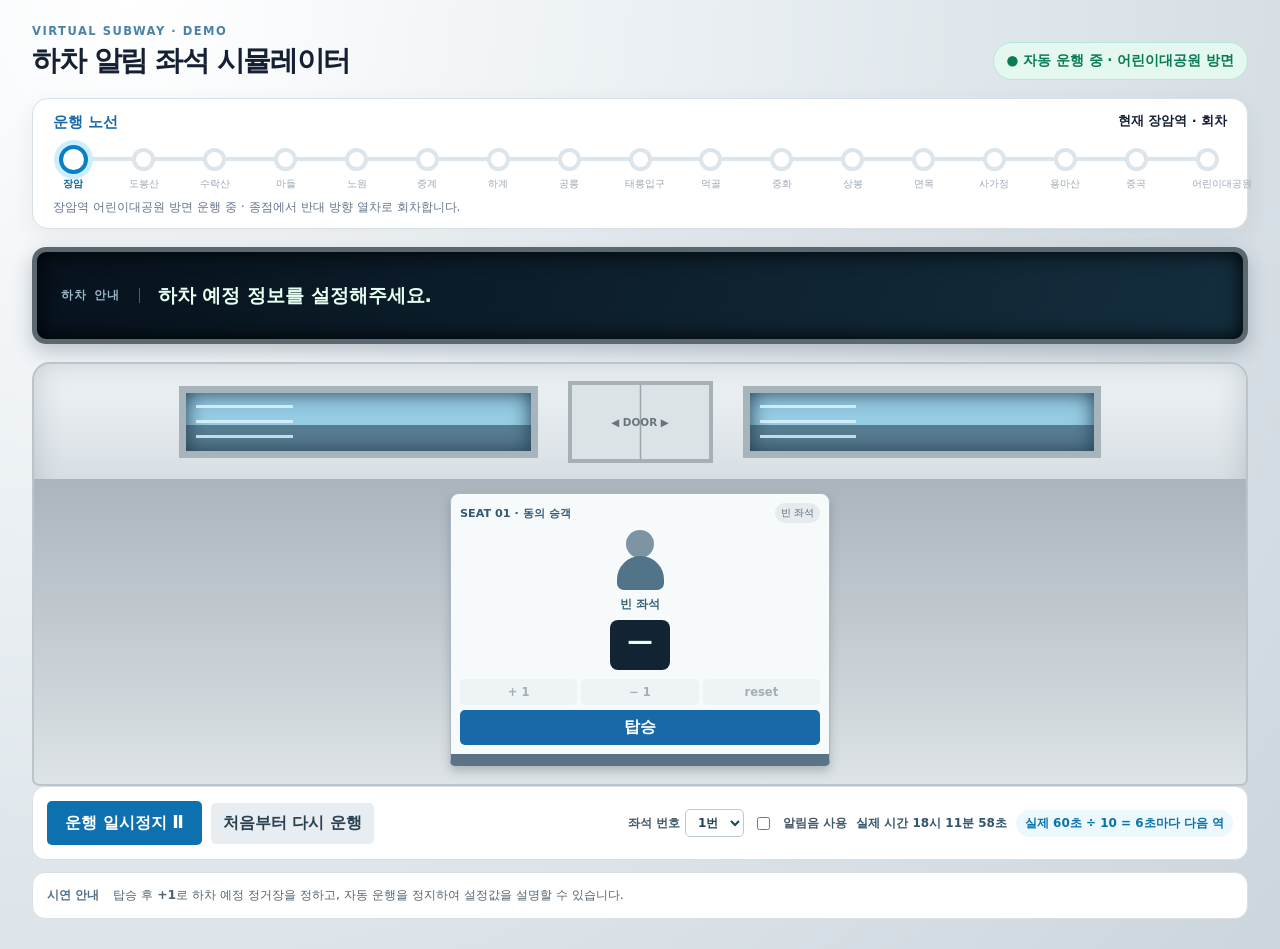
<file: index.html>
<!doctype html>
<html lang="ko">
<head>
  <meta charset="utf-8">
  <meta name="viewport" content="width=device-width, initial-scale=1">
  <title>지하철 하차 알림 좌석 시뮬레이터</title>
  <link rel="stylesheet" href="static/css/style.css">
  <link rel="stylesheet" href="static/css/refinement.css">
  <style>
    .seats-area { grid-template-columns: minmax(260px, 380px); justify-content: center; }
    .time-note { font-variant-numeric: tabular-nums; color: #31566d; }
    .speed-note { color: #0873a8; background: #edf8fe; border-radius: 20px; padding: 5px 9px; }
    .scenario-panel p { margin: 0; font-size: .78rem; color: #526471; }
  </style>
</head>
<body data-server-api="false">
  <main class="app-shell">
    <header class="topbar">
      <div><p class="eyebrow">VIRTUAL SUBWAY · DEMO</p><h1>하차 알림 좌석 시뮬레이터</h1></div>
      <div class="terminal" id="terminalStatus">● 자동 운행 중</div>
    </header>

    <section class="route-panel" aria-label="가상 노선도">
      <div class="route-title"><span>운행 노선</span><strong id="stationLabel">현재 장암역</strong></div>
      <div class="route-map" id="routeMap"></div>
      <p class="route-caption" id="routeCaption">장암 방면 운행을 시작합니다. 실제 시간은 10배 빠르게 시뮬레이션됩니다.</p>
    </section>

    <section class="display-board" id="displayBoard" aria-live="polite">
      <span class="display-tag">하차 안내</span>
      <div class="display-message" id="displayMessage">하차 예정 정보를 설정해주세요.</div>
    </section>

    <section class="cab" id="cab">
      <div class="window-row"><div class="window"><i></i><i></i><i></i></div><div class="door">◀ DOOR ▶</div><div class="window"><i></i><i></i><i></i></div></div>
      <div class="seats-area" id="seatsArea" aria-label="객실 좌석"></div>
    </section>

    <section class="control-panel">
      <div class="main-controls"><button class="primary" id="pauseButton">운행 일시정지 <span>Ⅱ</span></button><button class="secondary" id="restartButton">처음부터 다시 운행</button></div>
      <div class="auto-controls"><label class="seat-picker">좌석 번호 <select id="seatNumber" aria-label="좌석 번호 선택"><option value="1">1번</option><option value="2">2번</option><option value="3">3번</option><option value="4">4번</option><option value="5">5번</option><option value="6">6번</option><option value="7">7번</option><option value="8">8번</option></select></label><label class="switch"><input type="checkbox" id="soundToggle"><span></span> 알림음 사용</label><span class="time-note" id="clock">실제 시간 00:00:00</span><span class="speed-note">실제 60초 ÷ 10 = 6초마다 다음 역</span></div>
    </section>

    <section class="scenario-panel"><span>시연 안내</span><p>탑승 후 <b>+1</b>로 하차 예정 정거장을 정하고, 자동 운행을 정지하여 설정값을 설명할 수 있습니다.</p></section>
  </main>
  <script src="static/js/app.js"></script>
</body>
</html>
</file>
<file: static/css/style.css>
:root{--ink:#152033;--muted:#64748b;--steel:#e9edf1;--blue:#1769aa;--navy:#071524;--green:#21b482;--amber:#f0a329;--red:#ed5257;--line:#d8e0e7}*{box-sizing:border-box}body{margin:0;font-family:Inter,"Noto Sans KR",system-ui,sans-serif;color:var(--ink);background:radial-gradient(circle at 10% 0,#fff 0,#e8eef2 40%,#cbd5dc 100%);min-height:100vh}.app-shell{max-width:1500px;margin:auto;padding:24px 32px 30px}.topbar{display:flex;justify-content:space-between;align-items:end;margin-bottom:18px}.eyebrow{margin:0 0 4px;color:#4b83a8;font-size:.72rem;font-weight:800;letter-spacing:.13em}.topbar h1{font-size:clamp(1.25rem,2.2vw,2rem);margin:0;letter-spacing:-.05em}.terminal{font-size:.85rem;font-weight:700;color:#087a54;background:#e5f8f0;border:1px solid #b5e9d5;padding:9px 13px;border-radius:50px}.terminal.end{color:#905500;background:#fff4d9;border-color:#f5d48c}.route-panel{background:#fff;border:1px solid var(--line);border-radius:16px;padding:14px 20px 12px;box-shadow:0 8px 25px #21344712}.route-title{display:flex;justify-content:space-between;font-size:.92rem}.route-title span{font-weight:800;color:var(--blue)}.route-title strong{font-size:.8rem}.route-map{padding:16px 5px 8px;display:flex;justify-content:space-between;gap:3px;position:relative}.route-map:before{content:"";position:absolute;left:12px;right:12px;top:25px;height:4px;background:#dce5eb;border-radius:4px}.station{z-index:1;width:30px;text-align:center;font-size:.62rem;color:#9ba7b2;white-space:nowrap}.station:before{content:"";display:block;margin:auto auto 6px;width:15px;height:15px;border-radius:50%;border:4px solid #dce5eb;background:#fff}.station.passed{color:#7095ae}.station.passed:before{border-color:#80b9dd}.station.current{font-weight:800;color:#0764a3}.station.current:before{width:21px;height:21px;margin-top:-3px;margin-bottom:3px;border-color:#087fc7;box-shadow:0 0 0 5px #cceefe}.route-caption{margin:0;color:var(--muted);font-size:.78rem}.display-board{margin:18px 0;background:linear-gradient(110deg,#07121d,#142e3e);min-height:97px;border-radius:14px;border:5px solid #5c6870;box-shadow:inset 0 0 20px #000,0 8px 20px #1022353d;color:#e6fff0;display:flex;align-items:center;padding:15px 24px;gap:18px}.display-tag{color:#9bb8c9;font-size:.72rem;font-weight:bold;letter-spacing:.13em;border-right:1px solid #426171;padding-right:18px}.display-message{font-size:clamp(.96rem,1.5vw,1.28rem);font-weight:700;line-height:1.65}.display-message.alert{color:#fff27d;font-size:clamp(1.05rem,1.8vw,1.55rem);animation:pulse .8s infinite}.cab{border:2px solid #b9c4cc;border-radius:18px 18px 7px 7px;background:linear-gradient(#eff3f5,#d1d9df 35%,#b8c2c9);overflow:hidden;box-shadow:inset 0 0 28px #73808b52;transform-origin:center}.cab.shake{animation:shake .35s}.window-row{height:115px;display:flex;gap:30px;padding:16px 12%;align-items:center}.window{height:72px;flex:1;border:7px solid #a8b4bb;background:linear-gradient(180deg,#95cbe3 0 55%,#577d91 56%);box-shadow:inset 0 0 20px #233c4f}.window i{display:block;width:28%;height:3px;margin:12px;background:#e3f5ff;opacity:.8;animation:scenery 1.2s linear infinite}.door{height:82px;width:145px;border:4px solid #a5b0b7;background:linear-gradient(90deg,#dce3e6 49%,#9aa6ae 50%,#dce3e6 51%);display:grid;place-items:center;color:#68757e;font-size:.65rem;font-weight:bold}.seats-area{display:grid;grid-template-columns:repeat(8,minmax(130px,1fr));gap:10px;padding:14px 16px 18px;background:linear-gradient(#aab4bc,#dde3e6)}.seat{position:relative;min-height:265px;border-radius:9px 9px 5px 5px;background:#f7fafb;border:1px solid #aab7c0;border-bottom:12px solid #5b7485;padding:9px;box-shadow:0 5px 10px #263b4840;transition:.2s}.seat:hover{transform:translateY(-4px);box-shadow:0 10px 15px #263b4845}.seat.ready{border-top:5px solid var(--amber)}.seat.urgent{border-top:5px solid var(--red)}.seat.exit-alert{border:3px solid #ff4050;animation:seatBlink .75s infinite}.seat-top{display:flex;justify-content:space-between;align-items:center;font-size:.7rem}.seat-number{font-weight:900;color:#315a74}.state{font-size:.62rem;padding:3px 6px;border-radius:20px;background:#e5ebee;color:#5d6b72}.person{height:72px;display:grid;place-items:center;font-size:3.8rem;line-height:1;filter:grayscale(1) opacity(.28);transition:.25s}.occupied .person{filter:none;animation:pop .35s}.seat-status{text-align:center;font-size:.72rem;font-weight:800;margin:2px 0 8px}.status-normal{color:#386276}.status-ready{color:#ad6900}.status-urgent,.status-exit{color:#c52e39}.remaining{margin:auto;width:60px;height:50px;border-radius:8px;background:#122433;color:#e8fff4;display:grid;place-items:center;font-size:1.6rem;font-weight:900;transition:.2s}.remaining.bump{animation:numberPop .32s}.remaining small{font-size:.56rem;color:#a8c3ce;margin-top:-16px}.seat-actions{display:grid;grid-template-columns:1fr 1fr 1fr;gap:4px;margin-top:9px}.seat button,.scenario-panel button,.control-panel button{font:inherit;border:0;cursor:pointer;font-weight:800;border-radius:5px;transition:transform .12s,filter .12s}.seat button:active,.control-panel button:active,.scenario-panel button:active{transform:scale(.94)}.seat-actions button{padding:6px 2px;background:#e1e9ed;color:#27404f;font-size:.72rem}.seat-actions button:disabled{opacity:.4;cursor:not-allowed}.seat-footer{margin-top:5px;width:100%;padding:7px!important;background:#1769aa!important;color:#fff!important;font-size:.7rem}.seat-footer.exit{background:#d73942!important}.exit-badge{display:none;position:absolute;top:34px;left:50%;transform:translateX(-50%);background:#ed3542;color:#fff;border-radius:20px;padding:4px 12px;font-size:.72rem;font-weight:900;box-shadow:0 3px 8px #7c1018}.exit-alert .exit-badge{display:block;animation:pulse .7s infinite}.dashboard{margin:18px 0;display:grid;grid-template-columns:repeat(6,1fr);gap:10px}.dashboard article{background:#fff;border:1px solid var(--line);border-radius:10px;padding:12px 13px}.dashboard span{display:block;color:var(--muted);font-size:.69rem}.dashboard strong{font-size:1.55rem;margin-right:3px}.dashboard em{font-size:.7rem;color:var(--muted);font-style:normal}.control-panel,.scenario-panel{background:#fff;border:1px solid var(--line);border-radius:13px;padding:14px;display:flex;justify-content:space-between;align-items:center;gap:18px}.main-controls,.auto-controls,.scenario-panel{display:flex;align-items:center;gap:9px}.primary{background:#0d70af;color:#fff;padding:11px 18px;font-size:.9rem}.primary span{font-size:1.1rem}.primary:disabled{background:#9caab3;cursor:not-allowed}.secondary,.scenario-panel button{background:#e7edf0;color:#294150;padding:10px 12px;font-size:.76rem}.auto-controls{font-size:.75rem;font-weight:700;color:#445967}.switch{display:flex;align-items:center;gap:5px;white-space:nowrap}.switch input{accent-color:#1084c5}.interval{display:flex;align-items:center;gap:5px;white-space:nowrap}.interval input{accent-color:#1084c5;width:90px}.scenario-panel{margin-top:12px;justify-content:flex-start}.scenario-panel>span{font-size:.75rem;font-weight:900;color:#507087;margin-right:5px}.scenario-panel .reset-all{margin-left:auto;background:#fff0f0;color:#b83a40}@keyframes scenery{from{transform:translateX(-15px)}to{transform:translateX(190px)}}@keyframes pop{0%{transform:scale(.3);opacity:0}100%{transform:scale(1)}}@keyframes numberPop{50%{transform:scale(1.25);color:#fff27d}}@keyframes pulse{50%{transform:scale(1.04);filter:brightness(1.3)}}@keyframes seatBlink{50%{box-shadow:0 0 0 5px #ff9aa0,0 7px 14px #8b1b23}}@keyframes shake{25%{transform:translateX(-7px)}75%{transform:translateX(7px)}}@media(max-width:1050px){.seats-area{grid-template-columns:repeat(4,1fr)}.seat{min-height:240px}.dashboard{grid-template-columns:repeat(3,1fr)}.control-panel{align-items:flex-start;flex-direction:column}.route-map{overflow:auto;justify-content:flex-start}.station{min-width:43px}}@media(max-width:600px){.app-shell{padding:15px 12px}.topbar{align-items:flex-start;gap:10px}.terminal{font-size:.67rem}.window-row{padding:8px;height:85px}.window{height:52px}.door{width:80px;height:55px;font-size:.5rem}.seats-area{grid-template-columns:repeat(2,1fr);padding:9px}.dashboard{grid-template-columns:repeat(2,1fr)}.display-board{padding:12px;gap:10px}.display-tag{display:none}.auto-controls,.scenario-panel{flex-wrap:wrap}.scenario-panel .reset-all{margin-left:0}}
</file>
<file: static/css/refinement.css>
/* 단일 좌석 시연에 맞춘 마무리 스타일 */
.seats-area { grid-template-columns: minmax(260px, 380px); justify-content: center; }
.window { overflow: hidden; }
.window i { width: 28%; margin-left: 10px; margin-right: 10px; }
.person { font-size: 0; position: relative; filter: none; }
.person::before { content: ''; width: 28px; height: 28px; border-radius: 50%; background: #7e94a2; position: absolute; top: 7px; }
.person::after { content: ''; width: 47px; height: 34px; border-radius: 24px 24px 7px 7px; background: #527489; position: absolute; bottom: 5px; }
.occupied .person::before { background: #f0b17e; }
.occupied .person::after { background: #1769aa; }
.seat-picker { display: flex; align-items: center; gap: 5px; white-space: nowrap; }
.seat-picker select { border: 1px solid #b9cbd5; color: #214358; background: #fff; border-radius: 5px; padding: 5px 8px; font: inherit; font-weight: 800; }
@media (max-width: 600px) { .seats-area { grid-template-columns: minmax(220px, 1fr); } }
</file>
